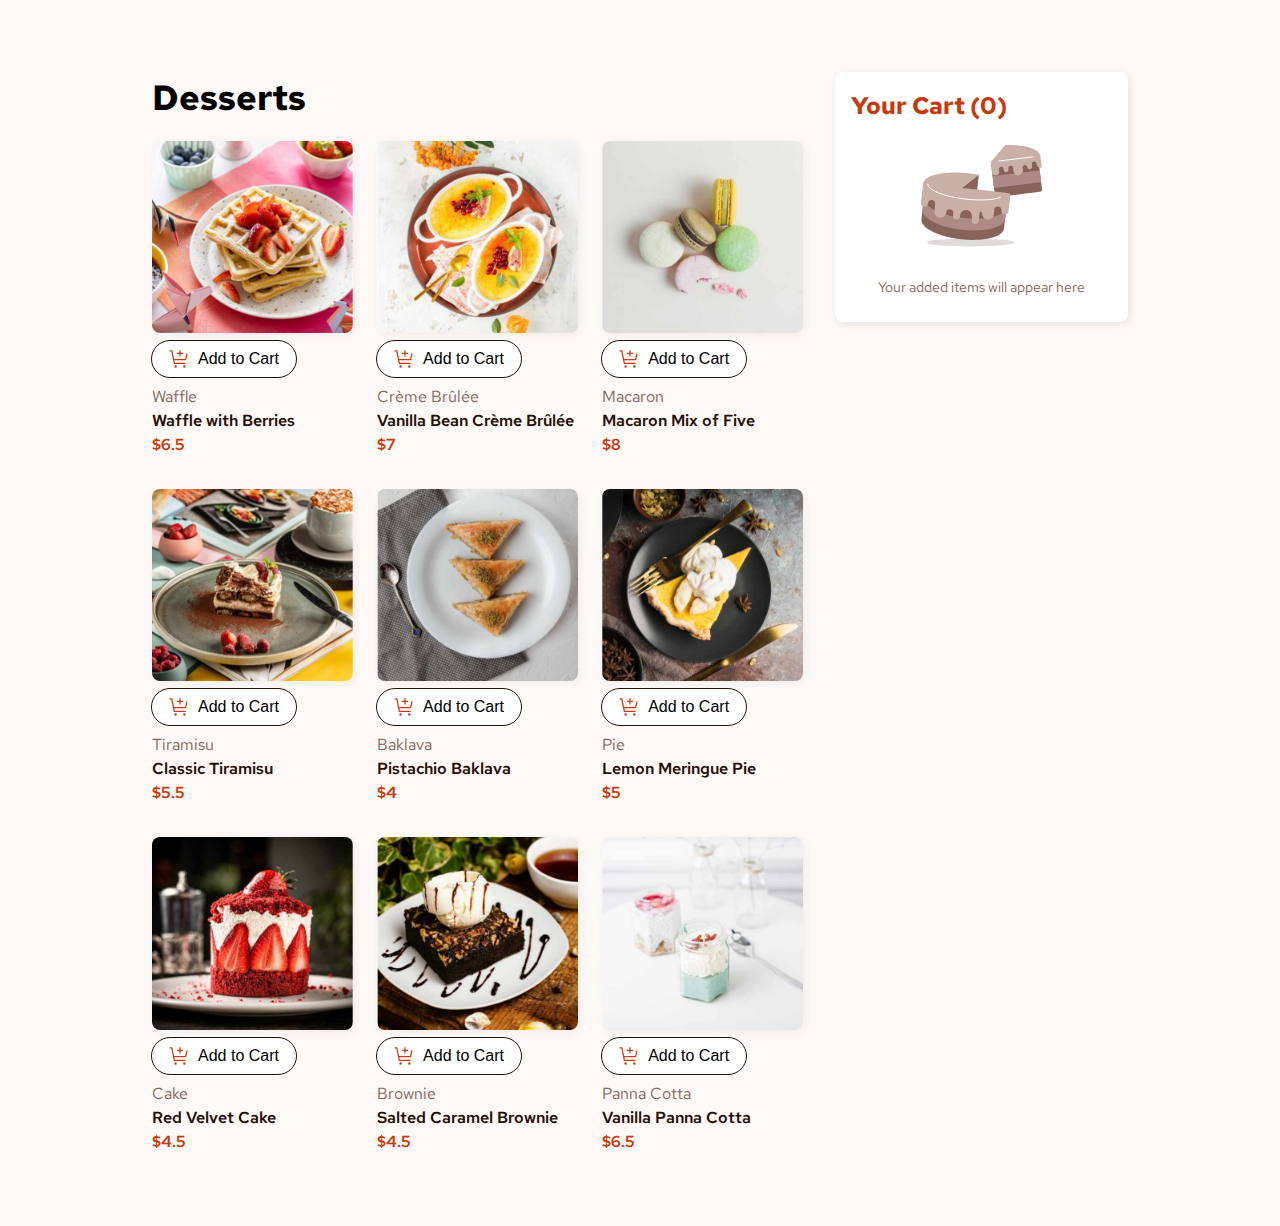
<file: index.html>
<!DOCTYPE html>
<html lang="en">

<head>
    <meta charset="UTF-8">
    <meta name="viewport" content="width=device-width, initial-scale=1.0">
    <title>Product list with cart - Frontend Mentor Project By HeyCoderJi</title>

    <!-- css file  -->

    <link rel="stylesheet" href="style.css">

    <!-- google fonts  -->

    <link rel="preconnect" href="https://fonts.googleapis.com">
    <link rel="preconnect" href="https://fonts.gstatic.com" crossorigin>
    <link href="https://fonts.googleapis.com/css2?family=Red+Hat+Text:ital,wght@0,300..700;1,300..700&display=swap"
        rel="stylesheet">
</head>

<body>

    <section class="main-container">

        <section class="products-container">
            <h1 id="primary-heading">Desserts</h1>

            <section class="products-card-container">
            </section>
            
        </section>

        <section class="cart-details-container empty">
            <div class="empty-cart">
                <h2>Your Cart <span id="current-cart-count">(0)</span></h2>
                <div class="order-cart-details-container justify-center align-items">
                    <img src="./assets/images/illustration-empty-cart.svg" alt="">
                    <p class="empty-cart-message">Your added items will appear here</p>
                </div>
            </div>
        </section>

    </section>


    <script src="script.js"></script>
</body>

</html>
</file>
<file: style.css>
* {
    margin: 0;
    padding: 0;
    box-sizing: border-box;
}

:root {
    --primary-red-clr: hsl(14, 86%, 42%);
    --primary-green-clr: : hsl(159, 69%, 38%);


    --rose-50: hsl(20, 50%, 98%);
    --rose-100: hsl(13, 31%, 94%);
    --rose-300: hsl(14, 25%, 72%);
    --rose-400: hsl(7, 20%, 60%);
    --rose-500: hsl(12, 20%, 44%);
    --rose-900: hsl(14, 65%, 9%);

    --fs-body: 1rem;

    --fw-400: 400;
    --fw-600: 600;
    --fw-700: 700;

    --font-family: "Red Hat Text", sans-serif;
}

img {
    display: block;
    max-width: 100%;
}


body {
    font-family: var(--font-family);
    font-size: var(--fs-body);
    line-height: 1.5;
    min-height: 100vh;
    background-color: var(--rose-50);
}

/* utility classes  */
.hidden{
    display: none;
}

.grey{
    color: var(--rose-400);
}

.dark-grey{
    color: var(--rose-500);
}

.primary-red-clr{
    color: var(--primary-red-clr);
}


/* main styling stat  */

.main-container {
    max-width: 65rem;
    margin-inline: auto;
    margin-block: 4.5rem;

    display: grid;
    grid-template-columns: auto;
    gap: 2rem;

    padding-inline: 2rem;

}

#primary-heading {
    font-size: 2.2rem;
    font-weight: var(--fw-700);
}

.products-card-container {
    display: grid;
    grid-template-columns: repeat(1, 1fr);
    column-gap: 1.5rem;
    row-gap: 2rem;
    margin-top: 1rem;
}


.product-card__image {
    border-radius: .5rem;
    overflow: hidden;
    box-shadow: 2px 2px 10px rgba(0, 0, 0, 0.059);
}

.product-card__add-to-cart-btn button {
    display: flex;
    align-items: center;
    justify-content: center;
    gap: .5rem;
    width: 9rem;

    padding: .5rem .5rem;

    background-color: white;
    border: none;
    border-radius: 100vw;
    outline: 1px solid var(--rose-900);

    font-size: 1rem;
    font-weight: var(--fw-400);
    cursor: pointer;
    margin-block: .5rem;
}


button.btn-active {
    justify-content: space-between;
    padding-inline: 1rem;
    font-weight: var(--fw-700);
    color: white;
    background-color: var(--primary-red-clr);
    cursor:auto;
}

button.btn-active .btn-circle {
    width: 20px;
    aspect-ratio: 1;
    border-radius: 50%;
    outline: 2px solid white;
    cursor: pointer;
    transition: all 0.2s ease-in;
}

button.btn-active .btn-circle:hover{
    background-color: white;
    color: var(--primary-red-clr);
}

.cart-category {
    color: var(--rose-500);
    font-weight: var(--fw-400);
    font-size: 1rem;
}

.cart-name {
    color: var(--rose-900);
    font-weight: var(--fw-600);
}

.cart-price {
    color: var(--primary-red-clr);
    font-weight: var(--fw-600);
}

.cart-details-container {
    background-color: white;
    padding: 1rem;
    border-radius: .5rem;
    box-shadow: 2px 2px 10px rgba(0, 0, 0, 0.094);
    height: max-content;
}


.empty-cart h2 {
    color: var(--primary-red-clr);
}

.order-cart-details-container {
    display: flex;
    flex-direction: column;
    align-content: center;
    gap: 1rem;
    margin-block: .5rem;
}

.align-items{
   align-items: center;
}

.justify-center{
    justify-content: center;
}

.empty-cart-message {
    color: var(--rose-500);
    font-weight: var(--fw-400);
    font-size: .9rem;
}

.order-cart-cancel-side{
    display: flex;
    align-items: center;
    justify-content: center;
}

.your-cart-item{
    display: flex;
    align-items: center;
    justify-content: space-between;
    border-bottom: 1px solid var(--rose-400);
    padding-bottom: .5rem;
}

.remove-icon{
    width: 20px;
    height: 20px;
    border: 1px solid black;
    border-radius: 50%;

    display: flex;
    align-items: center;
    justify-content: center;
    cursor: pointer;
}


/* responsive design  */


@media (min-width: 600px) {
    .main-container {
        grid-template-columns: auto 30%;
    }
}


@media (min-width: 500px) {
    .products-card-container {
        grid-template-columns: repeat(2, 1fr);
    }
}


@media (min-width: 1080px) {
    .products-card-container {
        grid-template-columns: repeat(3, 1fr);
    }
}
</file>
